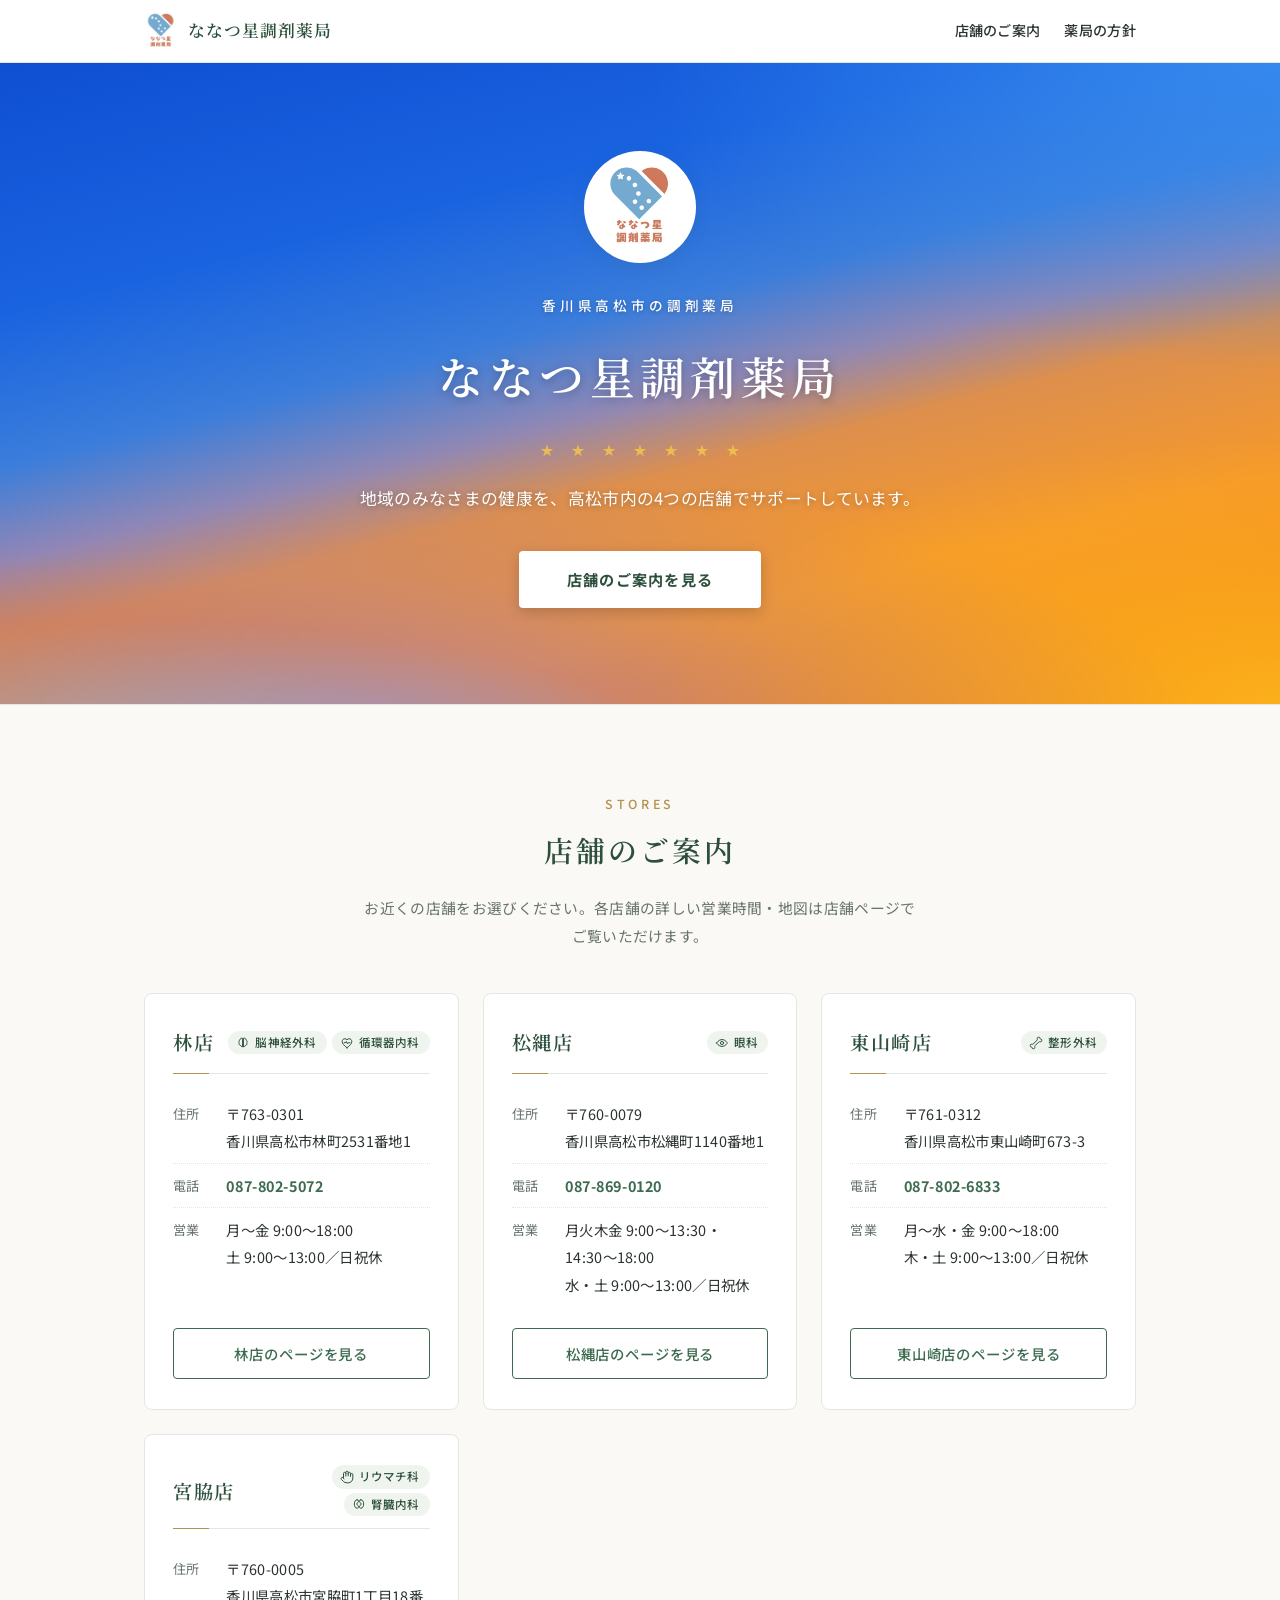
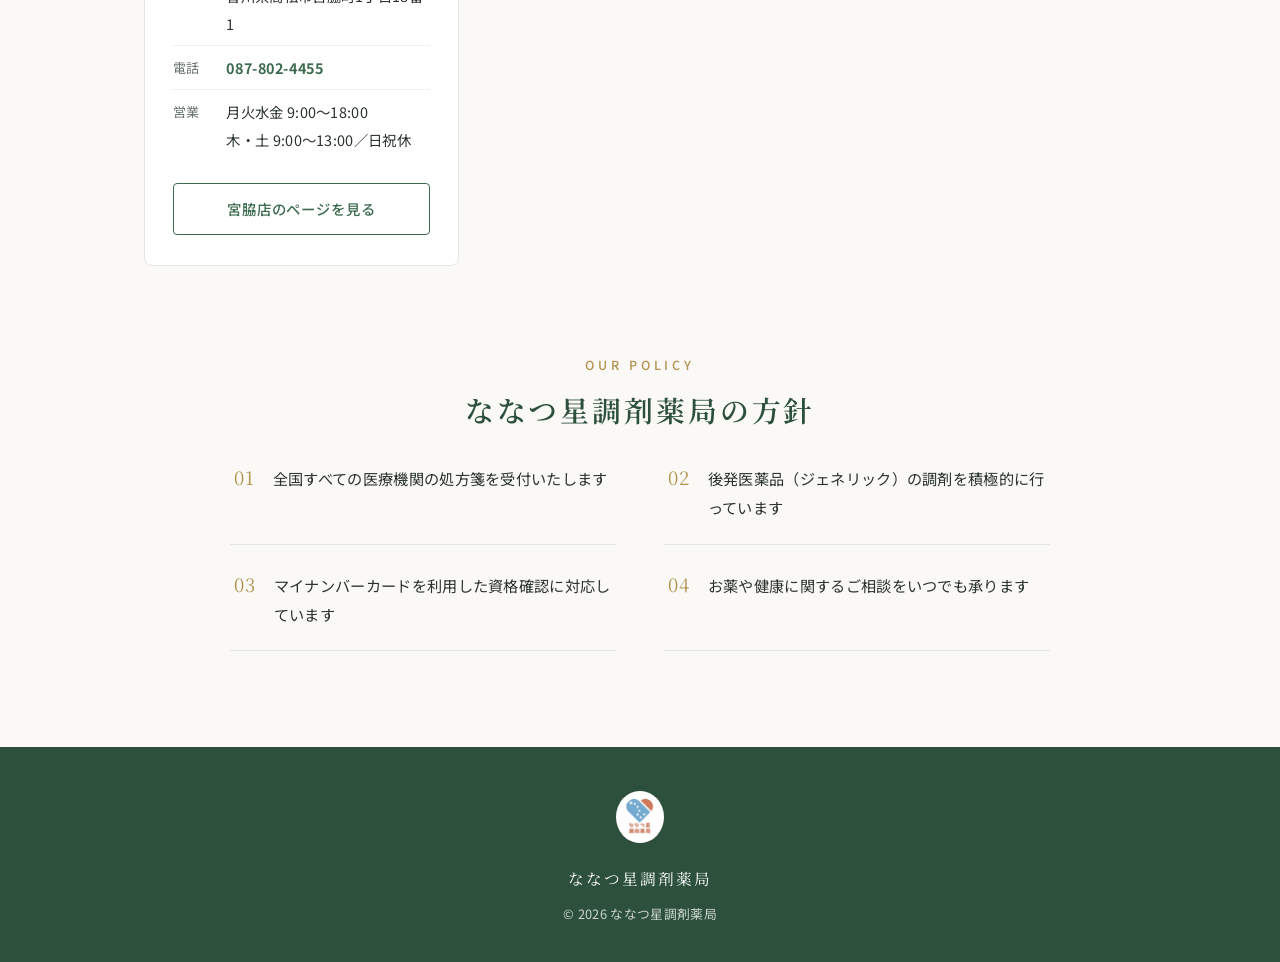
<file: index.html>
<!DOCTYPE html>
<html lang="ja">
<head>
  <meta charset="UTF-8">
  <meta name="viewport" content="width=device-width, initial-scale=1.0">
  <title>ななつ星調剤薬局｜香川県高松市の調剤薬局（林店・松縄店・東山崎店・宮脇店）</title>
  <meta name="description" content="ななつ星調剤薬局の公式サイト。香川県高松市に林店・松縄店・東山崎店・宮脇店の4店舗を展開。全国の処方箋を受付、後発医薬品の調剤も積極的に行っています。">
  <link rel="canonical" href="https://nanatsuboshi-pharmacy.github.io/">
  <meta property="og:title" content="ななつ星調剤薬局｜香川県高松市の調剤薬局">
  <meta property="og:description" content="香川県高松市の調剤薬局。林店・松縄店・東山崎店・宮脇店の4店舗でみなさまの健康をサポートします。">
  <meta property="og:type" content="website">
  <meta property="og:url" content="https://nanatsuboshi-pharmacy.github.io/">
  <meta property="og:locale" content="ja_JP">
  <meta property="og:image" content="https://nanatsuboshi-pharmacy.github.io/images/logo.png">
  <meta property="og:site_name" content="ななつ星調剤薬局">
  <meta name="twitter:card" content="summary">
  <link rel="preconnect" href="https://fonts.googleapis.com">
  <link rel="preconnect" href="https://fonts.gstatic.com" crossorigin>
  <link href="https://fonts.googleapis.com/css2?family=Noto+Serif+JP:wght@500;600&family=Noto+Sans+JP:wght@400;500;700&display=swap" rel="stylesheet">
  <link rel="stylesheet" href="style.css">
  <script type="application/ld+json">
  {
    "@context": "https://schema.org",
    "@type": "WebSite",
    "name": "ななつ星調剤薬局",
    "url": "https://nanatsuboshi-pharmacy.github.io/"
  }
  </script>
  <script type="application/ld+json">
  {
    "@context": "https://schema.org",
    "@type": "Organization",
    "name": "ななつ星調剤薬局",
    "url": "https://nanatsuboshi-pharmacy.github.io/",
    "logo": "https://nanatsuboshi-pharmacy.github.io/images/logo.png",
    "address": { "@type": "PostalAddress", "addressRegion": "香川県", "addressLocality": "高松市" },
    "subOrganization": [
      { "@type": "Pharmacy", "name": "ななつ星調剤薬局 林店", "telephone": "+81-87-802-5072", "url": "https://nanatsuboshi-hayashimachi.pages.dev/", "address": { "@type": "PostalAddress", "postalCode": "763-0301", "addressRegion": "香川県", "addressLocality": "高松市", "streetAddress": "林町2531番地1" } },
      { "@type": "Pharmacy", "name": "ななつ星調剤薬局 松縄店", "telephone": "+81-87-869-0120", "url": "https://nanatsuboshi-matsunawa.pages.dev/", "address": { "@type": "PostalAddress", "postalCode": "760-0079", "addressRegion": "香川県", "addressLocality": "高松市", "streetAddress": "松縄町1140番地1" } },
      { "@type": "Pharmacy", "name": "ななつ星調剤薬局 東山崎店", "telephone": "+81-87-802-6833", "url": "https://nanatsuboshi-higashiyamasaki.pages.dev/", "address": { "@type": "PostalAddress", "postalCode": "761-0312", "addressRegion": "香川県", "addressLocality": "高松市", "streetAddress": "東山崎町673-3" } },
      { "@type": "Pharmacy", "name": "ななつ星調剤薬局 宮脇店", "telephone": "+81-87-802-4455", "url": "https://nanatsuboshi-miyawaki.pages.dev/", "address": { "@type": "PostalAddress", "postalCode": "760-0005", "addressRegion": "香川県", "addressLocality": "高松市", "streetAddress": "宮脇町1丁目18番1" } }
    ]
  }
  </script>
</head>
<body>

  <svg xmlns="http://www.w3.org/2000/svg" style="display:none" aria-hidden="true">
    <symbol id="ic-brain" viewBox="0 0 24 24" fill="none" stroke="currentColor" stroke-width="1.7" stroke-linecap="round" stroke-linejoin="round">
      <path d="M12 4.7c-.9-1-2.4-1.4-3.7-.7-1 .6-1.6 1.7-1.5 2.9-1.1.4-1.9 1.5-1.9 2.8 0 .8.3 1.6.9 2.1-.6.8-.7 1.8-.3 2.7.4 1 1.4 1.7 2.5 1.7.3 1.3 1.4 2.2 2.8 2.2.4 0 .8-.1 1.2-.3z"/>
      <path d="M12 4.7c.9-1 2.4-1.4 3.7-.7 1 .6 1.6 1.7 1.5 2.9 1.1.4 1.9 1.5 1.9 2.8 0 .8-.3 1.6-.9 2.1.6.8.7 1.8.3 2.7-.4 1-1.4 1.7-2.5 1.7-.3 1.3-1.4 2.2-2.8 2.2-.4 0-.8-.1-1.2-.3z"/>
      <path d="M12 4.7v13.4"/>
    </symbol>
    <symbol id="ic-heart" viewBox="0 0 24 24" fill="none" stroke="currentColor" stroke-width="1.7" stroke-linecap="round" stroke-linejoin="round">
      <path d="M12 20.2C7.2 16.4 3.8 13.2 3.8 9.5c0-2.7 2-4.8 4.5-4.8 1.5 0 2.9.7 3.7 1.9.8-1.2 2.2-1.9 3.7-1.9 2.5 0 4.5 2.1 4.5 4.8 0 3.7-3.4 6.9-8.2 10.7z"/>
      <path d="M7.2 11.5h2.4l1.2-2.2 2 4.2 1.3-2h2.7"/>
    </symbol>
    <symbol id="ic-eye" viewBox="0 0 24 24" fill="none" stroke="currentColor" stroke-width="1.7" stroke-linecap="round" stroke-linejoin="round">
      <path d="M2.8 12S6.2 6 12 6s9.2 6 9.2 6-3.4 6-9.2 6S2.8 12 2.8 12z"/>
      <circle cx="12" cy="12" r="2.7"/>
    </symbol>
    <symbol id="ic-bone" viewBox="0 0 24 24" fill="none" stroke="currentColor" stroke-width="1.7" stroke-linecap="round" stroke-linejoin="round">
      <path d="M17 10c.7-.7 1.69 0 2.5 0a2.5 2.5 0 1 0 0-5 .5.5 0 0 1-.5-.5 2.5 2.5 0 1 0-5 0c0 .81.7 1.8 0 2.5l-7 7c-.7.7-1.69 0-2.5 0a2.5 2.5 0 0 0 0 5c.28 0 .5.22.5.5a2.5 2.5 0 1 0 5 0c0-.81-.7-1.8 0-2.5Z"/>
    </symbol>
    <symbol id="ic-hand" viewBox="0 0 24 24" fill="none" stroke="currentColor" stroke-width="1.7" stroke-linecap="round" stroke-linejoin="round">
      <path d="M18 11V6a2 2 0 0 0-2-2a2 2 0 0 0-2 2"/>
      <path d="M14 10V4a2 2 0 0 0-2-2a2 2 0 0 0-2 2v2"/>
      <path d="M10 10.5V6a2 2 0 0 0-2-2a2 2 0 0 0-2 2v8"/>
      <path d="M18 8a2 2 0 1 1 4 0v6a8 8 0 0 1-8 8h-2c-2.8 0-4.5-.86-5.99-2.34l-3.6-3.6a2 2 0 0 1 2.83-2.82L7 15"/>
    </symbol>
    <symbol id="ic-kidney" viewBox="0 0 24 24" fill="none" stroke="currentColor" stroke-width="1.7" stroke-linecap="round" stroke-linejoin="round">
      <path d="M8.8 4.8C5.8 4.8 4 8 4 12s1.8 7.2 4.8 7.2c1.6 0 2.7-1.1 2.7-2.6 0-1.2-.8-1.8-1.8-2.3-.9-.5-1.4-1-1.4-2.3s.5-1.8 1.4-2.3c1-.5 1.8-1.1 1.8-2.3 0-1.5-1.1-2.6-2.7-2.6z"/>
      <path d="M15.2 4.8c3 0 4.8 3.2 4.8 7.2s-1.8 7.2-4.8 7.2c-1.6 0-2.7-1.1-2.7-2.6 0-1.2.8-1.8 1.8-2.3.9-.5 1.4-1 1.4-2.3s-.5-1.8-1.4-2.3c-1-.5-1.8-1.1-1.8-2.3 0-1.5 1.1-2.6 2.7-2.6z"/>
    </symbol>
  </svg>

  <header class="site-header">
    <div class="header-inner">
      <a href="#" class="header-brand">
        <img src="images/logo.png" alt="ななつ星調剤薬局" class="header-logo">
        <span class="header-title">ななつ星調剤薬局</span>
      </a>
      <nav class="header-nav" aria-label="サイト内メニュー">
        <a href="#stores">店舗のご案内</a>
        <a href="#promise">薬局の方針</a>
      </nav>
    </div>
  </header>

  <section class="hero">
    <div class="hero-inner">
      <img src="images/logo.png" alt="" class="hero-logo">
      <p class="hero-eyebrow">香川県高松市の調剤薬局</p>
      <h1 class="hero-title">ななつ星調剤薬局</h1>
      <div class="hero-stars" aria-hidden="true">
        <span></span><span></span><span></span><span></span><span></span><span></span><span></span>
      </div>
      <p class="hero-copy">地域のみなさまの健康を、高松市内の4つの店舗でサポートしています。</p>
      <a href="#stores" class="hero-cta">店舗のご案内を見る</a>
    </div>
  </section>

  <main>
    <section id="stores" class="stores-section">
      <div class="section-head">
        <p class="section-en">STORES</p>
        <h2 class="section-title">店舗のご案内</h2>
      </div>
      <p class="section-lead">お近くの店舗をお選びください。各店舗の詳しい営業時間・地図は店舗ページでご覧いただけます。</p>

      <div class="store-grid">

        <article class="store-card">
          <div class="store-head">
            <h3 class="store-name">林店</h3>
            <p class="store-depts" aria-label="門前の診療科">
              <span class="dept"><svg aria-hidden="true"><use href="#ic-brain"/></svg>脳神経外科</span>
              <span class="dept"><svg aria-hidden="true"><use href="#ic-heart"/></svg>循環器内科</span>
            </p>
          </div>
          <dl class="store-info">
            <div><dt>住所</dt><dd>〒763-0301<br>香川県高松市林町2531番地1</dd></div>
            <div><dt>電話</dt><dd><a href="tel:0878025072">087-802-5072</a></dd></div>
            <div><dt>営業</dt><dd>月〜金 9:00〜18:00<br>土 9:00〜13:00／日祝休</dd></div>
          </dl>
          <a class="store-link" href="https://nanatsuboshi-hayashimachi.pages.dev/">林店のページを見る</a>
        </article>

        <article class="store-card">
          <div class="store-head">
            <h3 class="store-name">松縄店</h3>
            <p class="store-depts" aria-label="門前の診療科">
              <span class="dept"><svg aria-hidden="true"><use href="#ic-eye"/></svg>眼科</span>
            </p>
          </div>
          <dl class="store-info">
            <div><dt>住所</dt><dd>〒760-0079<br>香川県高松市松縄町1140番地1</dd></div>
            <div><dt>電話</dt><dd><a href="tel:0878690120">087-869-0120</a></dd></div>
            <div><dt>営業</dt><dd>月火木金 9:00〜13:30・14:30〜18:00<br>水・土 9:00〜13:00／日祝休</dd></div>
          </dl>
          <a class="store-link" href="https://nanatsuboshi-matsunawa.pages.dev/">松縄店のページを見る</a>
        </article>

        <article class="store-card">
          <div class="store-head">
            <h3 class="store-name">東山崎店</h3>
            <p class="store-depts" aria-label="門前の診療科">
              <span class="dept"><svg aria-hidden="true"><use href="#ic-bone"/></svg>整形外科</span>
            </p>
          </div>
          <dl class="store-info">
            <div><dt>住所</dt><dd>〒761-0312<br>香川県高松市東山崎町673-3</dd></div>
            <div><dt>電話</dt><dd><a href="tel:0878026833">087-802-6833</a></dd></div>
            <div><dt>営業</dt><dd>月〜水・金 9:00〜18:00<br>木・土 9:00〜13:00／日祝休</dd></div>
          </dl>
          <a class="store-link" href="https://nanatsuboshi-higashiyamasaki.pages.dev/">東山崎店のページを見る</a>
        </article>

        <article class="store-card">
          <div class="store-head">
            <h3 class="store-name">宮脇店</h3>
            <p class="store-depts" aria-label="門前の診療科">
              <span class="dept"><svg aria-hidden="true"><use href="#ic-hand"/></svg>リウマチ科</span>
              <span class="dept"><svg aria-hidden="true"><use href="#ic-kidney"/></svg>腎臓内科</span>
            </p>
          </div>
          <dl class="store-info">
            <div><dt>住所</dt><dd>〒760-0005<br>香川県高松市宮脇町1丁目18番1</dd></div>
            <div><dt>電話</dt><dd><a href="tel:0878024455">087-802-4455</a></dd></div>
            <div><dt>営業</dt><dd>月火水金 9:00〜18:00<br>木・土 9:00〜13:00／日祝休</dd></div>
          </dl>
          <a class="store-link" href="https://nanatsuboshi-miyawaki.pages.dev/">宮脇店のページを見る</a>
        </article>

      </div>
    </section>

    <section id="promise" class="promise-section">
      <div class="section-head">
        <p class="section-en">OUR POLICY</p>
        <h2 class="section-title">ななつ星調剤薬局の方針</h2>
      </div>
      <div class="promise-grid">
        <div class="promise-item">
          <p class="promise-num">01</p>
          <p class="promise-text">全国すべての医療機関の処方箋を受付いたします</p>
        </div>
        <div class="promise-item">
          <p class="promise-num">02</p>
          <p class="promise-text">後発医薬品（ジェネリック）の調剤を積極的に行っています</p>
        </div>
        <div class="promise-item">
          <p class="promise-num">03</p>
          <p class="promise-text">マイナンバーカードを利用した資格確認に対応しています</p>
        </div>
        <div class="promise-item">
          <p class="promise-num">04</p>
          <p class="promise-text">お薬や健康に関するご相談をいつでも承ります</p>
        </div>
      </div>
    </section>
  </main>

  <footer class="site-footer">
    <img src="images/logo.png" alt="" class="footer-logo">
    <p class="footer-name">ななつ星調剤薬局</p>
    <p class="footer-copy">© <span id="year">2026</span> ななつ星調剤薬局</p>
  </footer>

  <script>document.getElementById('year').textContent = new Date().getFullYear();</script>
</body>
</html>
</file>
<file: style.css>
:root {
  --green-dark: #2c503c;
  --green: #3d6b50;
  --green-pale: #f0f4ef;
  --gold: #b3924f;
  --ink: #2b3330;
  --sub: #67736c;
  --line: #e3e7e2;
  --bg: #faf9f6;
  --white: #ffffff;
  --logo-blue: #6ba4cc;
  --logo-orange: #dd6b3f;
}

* { margin: 0; padding: 0; box-sizing: border-box; }

html { scroll-behavior: smooth; }

body {
  font-family: "Noto Sans JP", sans-serif;
  color: var(--ink);
  background: var(--bg);
  line-height: 1.9;
  letter-spacing: 0.02em;
  font-size: 15.5px;
}

img { max-width: 100%; height: auto; }
a { color: var(--green); }

/* ヘッダー */
.site-header {
  background: rgba(255, 255, 255, 0.96);
  border-bottom: 1px solid var(--line);
  position: sticky;
  top: 0;
  z-index: 10;
  backdrop-filter: blur(6px);
}
.header-inner {
  max-width: 1040px;
  margin: 0 auto;
  padding: 12px 24px;
  display: flex;
  align-items: center;
  justify-content: space-between;
  gap: 16px;
}
.header-brand {
  display: flex;
  align-items: center;
  gap: 10px;
  text-decoration: none;
}
.header-logo { height: 38px; width: auto; }
.header-title {
  font-family: "Noto Serif JP", serif;
  font-weight: 600;
  color: var(--green-dark);
  font-size: 1.05rem;
  letter-spacing: 0.06em;
}
.header-nav { display: flex; gap: 24px; }
.header-nav a {
  color: var(--ink);
  text-decoration: none;
  font-size: 0.88rem;
  font-weight: 500;
  padding: 4px 0;
  border-bottom: 2px solid transparent;
  transition: border-color 0.2s ease, color 0.2s ease;
}
.header-nav a:hover { color: var(--green); border-bottom-color: var(--gold); }

/* ヒーロー */
.hero {
  /* 上＝青・下＝オレンジ（ロゴの水色・橙に合わせた斜めの弧・水色の弧・紫のにじみ） */
  background:
    radial-gradient(120% 82% at 12% 120%, rgba(135,208,244,.95) 0%, rgba(135,208,244,.35) 22%, transparent 40%),
    radial-gradient(130% 72% at 28% 102%, rgba(150,115,205,.65) 0%, rgba(150,115,205,.2) 30%, transparent 50%),
    radial-gradient(90% 90% at 100% -2%, rgba(55,140,240,.9) 0%, transparent 55%),
    radial-gradient(100% 85% at 102% 102%, rgba(252,182,30,.95) 0%, transparent 52%),
    radial-gradient(90% 80% at -2% 120%, rgba(238,112,12,.95) 0%, transparent 55%),
    linear-gradient(166deg,#0f4fd2 0%,#1a63e0 26%,#3a7ddb 42%,#9088b4 52%,#dd8f4d 60%,#f6982a 76%,#f57d08 100%);
  border-bottom: 1px solid var(--line);
  text-align: center;
  padding: 88px 24px 96px;
}
.hero-inner { max-width: 720px; margin: 0 auto; }
.hero-logo {
  width: 112px;
  height: 112px;
  object-fit: contain;
  background: var(--white);
  border-radius: 50%;
  padding: 12px;
  box-shadow: 0 4px 16px rgba(44, 80, 60, 0.1);
  margin-bottom: 22px;
}
.hero-eyebrow {
  color: #fff;
  font-size: 0.85rem;
  font-weight: 500;
  letter-spacing: 0.28em;
  text-shadow: 0 1px 4px rgba(0,0,0,0.25);
}
.hero-title {
  font-family: "Noto Serif JP", serif;
  font-weight: 600;
  color: #fff;
  font-size: clamp(1.9rem, 5.5vw, 2.8rem);
  letter-spacing: 0.12em;
  margin-top: 14px;
  text-shadow: 0 2px 10px rgba(0,0,0,0.28);
}
.hero-stars {
  display: flex;
  justify-content: center;
  gap: 18px;
  margin: 26px 0;
}
.hero-stars span {
  width: 13px;
  height: 13px;
  background: #f2c14e;
  clip-path: polygon(50% 0%, 61% 35%, 98% 35%, 68% 57%, 79% 91%, 50% 70%, 21% 91%, 32% 57%, 2% 35%, 39% 35%);
  opacity: 0.9;
}
.hero-copy {
  color: #fff;
  font-size: clamp(0.95rem, 2.6vw, 1.05rem);
  text-shadow: 0 1px 6px rgba(0,0,0,0.3);
}
.hero-cta {
  display: inline-block;
  margin-top: 36px;
  background: var(--white);
  color: var(--green-dark);
  text-decoration: none;
  font-weight: 700;
  font-size: 0.95rem;
  letter-spacing: 0.08em;
  padding: 14px 48px;
  border-radius: 4px;
  box-shadow: 0 4px 14px rgba(0,0,0,0.18);
  transition: background 0.2s ease, transform 0.2s ease;
}
.hero-cta:hover { background: #f3f7f2; transform: translateY(-1px); }

/* セクション共通 */
main { max-width: 1040px; margin: 0 auto; padding: 0 24px; }
.section-head { text-align: center; margin-top: 88px; }
.section-en {
  color: var(--gold);
  font-size: 0.78rem;
  font-weight: 500;
  letter-spacing: 0.3em;
}
.section-title {
  font-family: "Noto Serif JP", serif;
  font-weight: 600;
  color: var(--green-dark);
  font-size: clamp(1.4rem, 4vw, 1.8rem);
  letter-spacing: 0.1em;
  margin-top: 6px;
}
.section-lead {
  text-align: center;
  color: var(--sub);
  font-size: 0.92rem;
  margin: 16px auto 44px;
  max-width: 560px;
}

/* 店舗カード */
.store-grid {
  display: grid;
  grid-template-columns: repeat(auto-fit, minmax(280px, 1fr));
  gap: 24px;
}
.store-card {
  background: var(--white);
  border: 1px solid var(--line);
  border-radius: 8px;
  padding: 30px 28px;
  display: flex;
  flex-direction: column;
  transition: box-shadow 0.25s ease;
}
.store-card:hover { box-shadow: 0 6px 24px rgba(44, 80, 60, 0.1); }
.store-head {
  display: flex;
  align-items: center;
  justify-content: space-between;
  gap: 6px 10px;
  padding-bottom: 12px;
  margin-bottom: 18px;
  border-bottom: 1px solid var(--line);
  position: relative;
}
.store-head::after {
  content: "";
  position: absolute;
  left: 0;
  bottom: -1px;
  width: 36px;
  height: 1px;
  background: var(--gold);
}
.store-name {
  font-family: "Noto Serif JP", serif;
  font-weight: 600;
  color: var(--green-dark);
  font-size: 1.2rem;
  letter-spacing: 0.08em;
  flex: none;
}
.store-depts {
  display: flex;
  flex-wrap: wrap;
  justify-content: flex-end;
  gap: 4px 5px;
}
.dept {
  display: inline-flex;
  align-items: center;
  gap: 5px;
  background: var(--green-pale);
  color: var(--green-dark);
  border-radius: 999px;
  padding: 3px 10px 3px 8px;
  font-size: 0.72rem;
  font-weight: 500;
  letter-spacing: 0.02em;
  line-height: 1.5;
  white-space: nowrap;
}
.dept svg { width: 14px; height: 14px; flex: none; }
.store-info { flex: 1; font-size: 0.9rem; }
.store-info > div {
  display: flex;
  gap: 14px;
  padding: 8px 0;
  border-bottom: 1px dotted var(--line);
}
.store-info > div:last-child { border-bottom: none; }
.store-info dt {
  flex: 0 0 3em;
  color: var(--sub);
  font-size: 0.82rem;
  padding-top: 2px;
}
.store-info dd a { font-weight: 700; text-decoration: none; letter-spacing: 0.04em; }
.store-link {
  display: block;
  text-align: center;
  margin-top: 22px;
  border: 1px solid var(--green);
  color: var(--green);
  background: transparent;
  text-decoration: none;
  font-weight: 500;
  font-size: 0.9rem;
  letter-spacing: 0.06em;
  padding: 11px;
  border-radius: 4px;
  transition: background 0.2s ease, color 0.2s ease;
}
.store-link:hover { background: var(--green); color: var(--white); }

/* お約束 */
.promise-section { margin-bottom: 96px; }
.promise-grid {
  max-width: 820px;
  margin: 0 auto;
  display: grid;
  grid-template-columns: 1fr 1fr;
  gap: 0 48px;
}
.promise-item {
  display: flex;
  align-items: baseline;
  gap: 18px;
  padding: 22px 4px;
  border-bottom: 1px solid var(--line);
}
.promise-num {
  font-family: "Noto Serif JP", serif;
  color: var(--gold);
  font-size: 1.15rem;
  letter-spacing: 0.05em;
}
.promise-text { font-size: 0.95rem; }

/* フッター */
.site-footer {
  background: var(--green-dark);
  color: var(--white);
  text-align: center;
  padding: 44px 24px 36px;
}
.footer-logo {
  height: 52px;
  width: auto;
  background: var(--white);
  border-radius: 50%;
  padding: 6px;
}
.footer-name {
  font-family: "Noto Serif JP", serif;
  letter-spacing: 0.12em;
  margin-top: 12px;
  font-size: 0.98rem;
}
.footer-copy { font-size: 0.8rem; opacity: 0.75; margin-top: 8px; }

@media (max-width: 640px) {
  .header-nav { display: none; }
  .hero { padding: 64px 20px 72px; }
  .section-head { margin-top: 64px; }
  .promise-grid { grid-template-columns: 1fr; }
  .promise-section { margin-bottom: 72px; }
}
</file>
